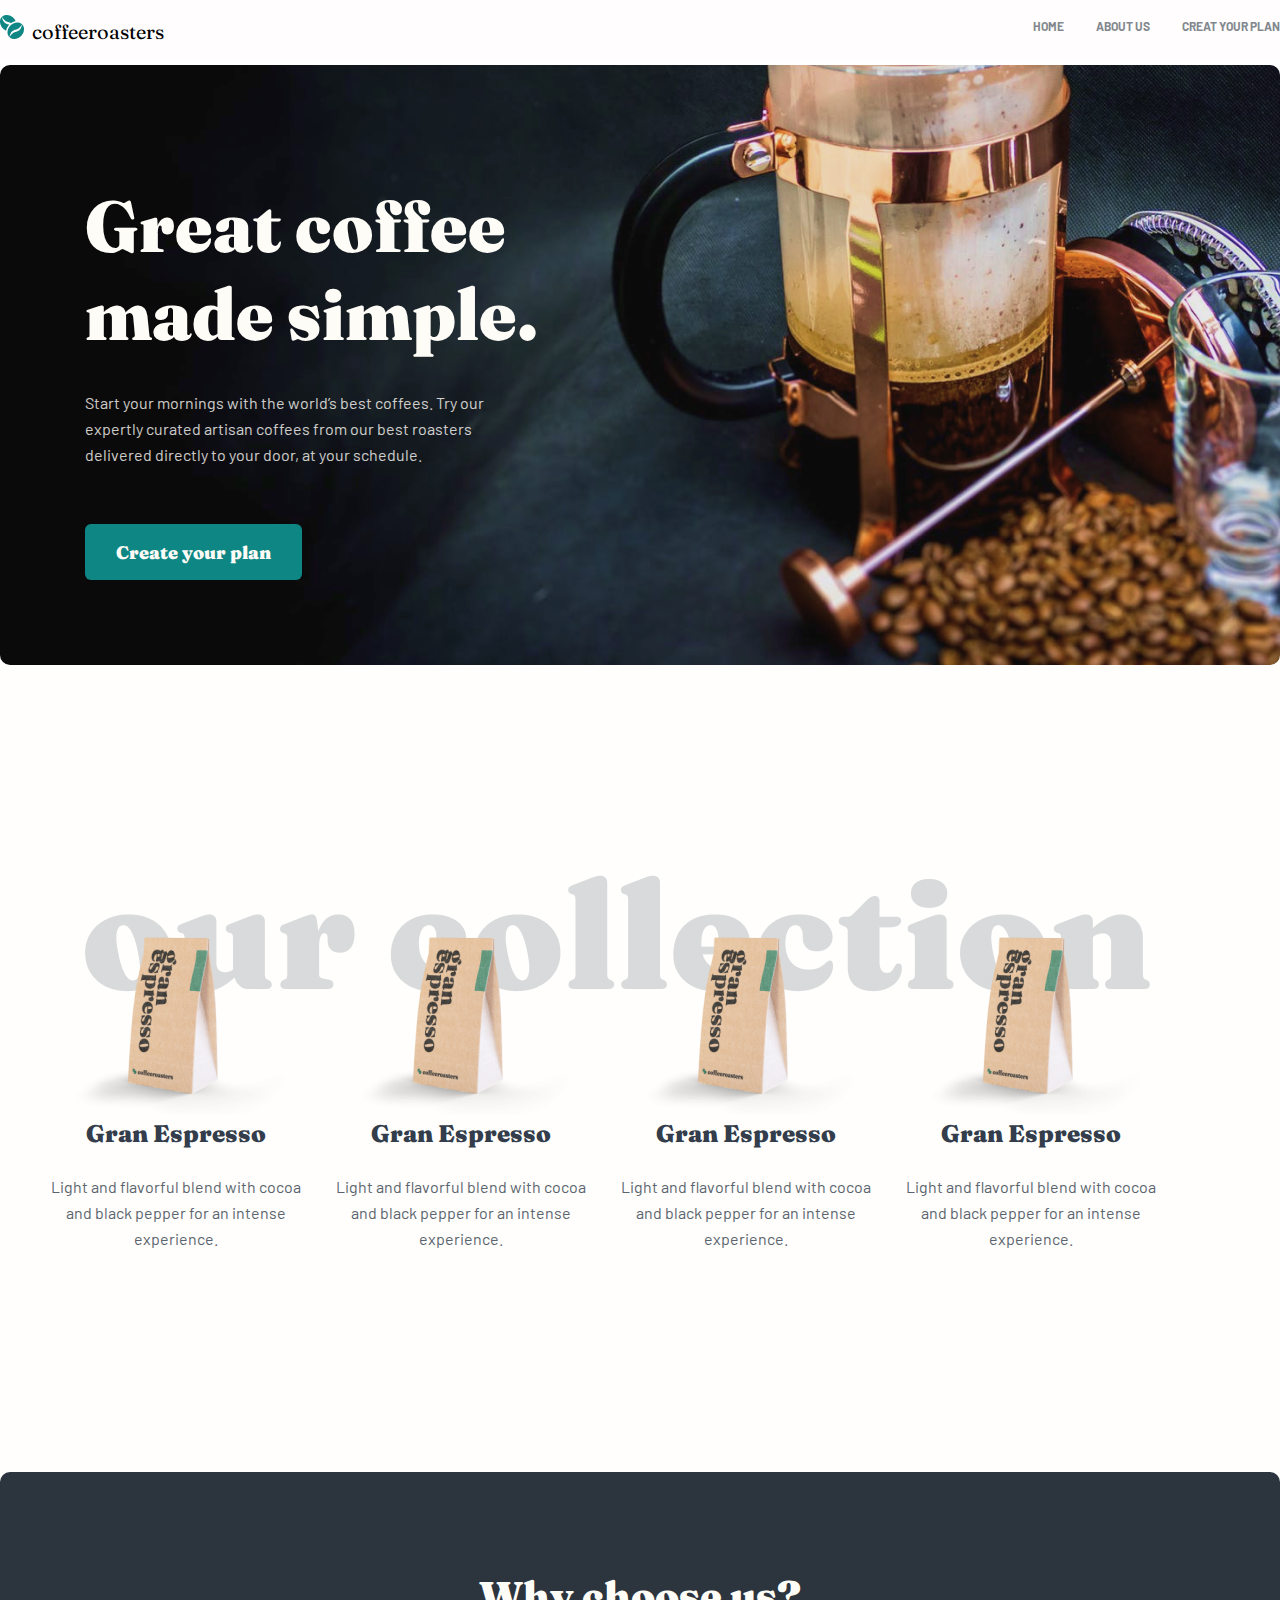
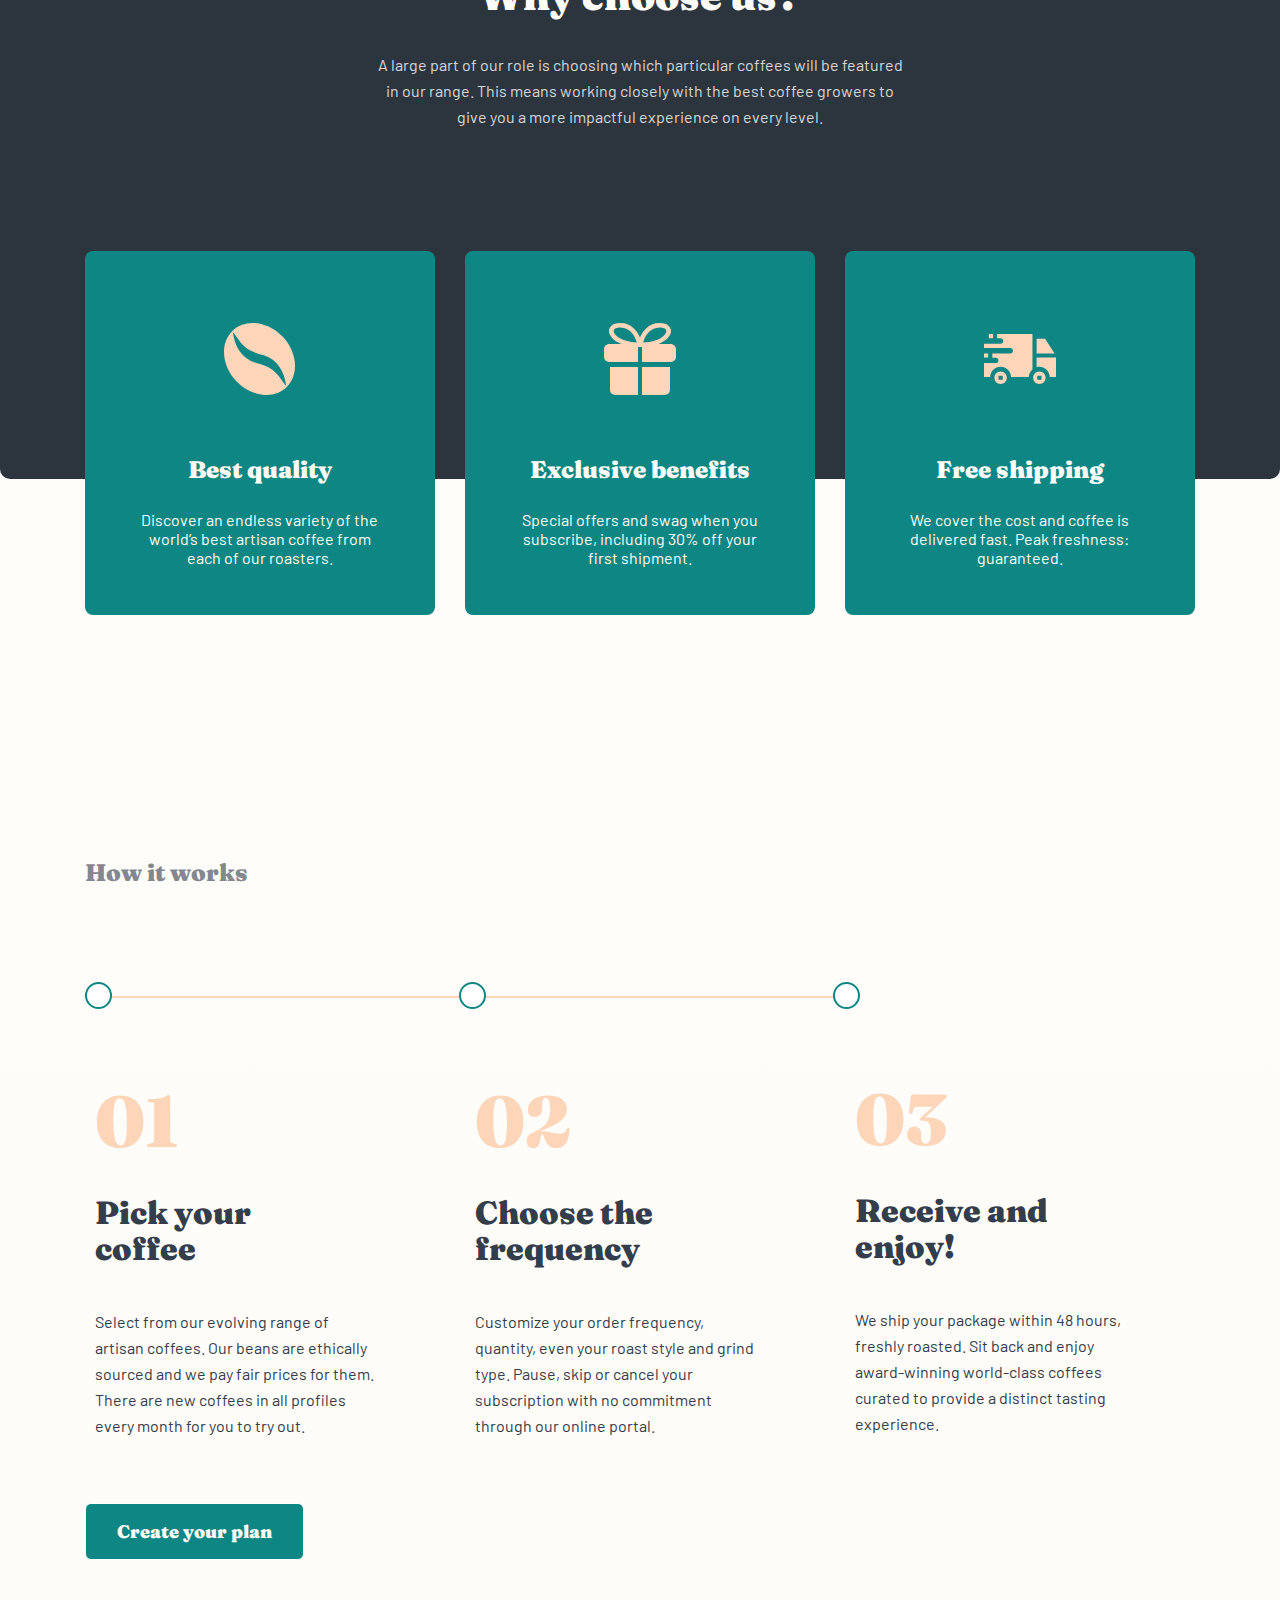
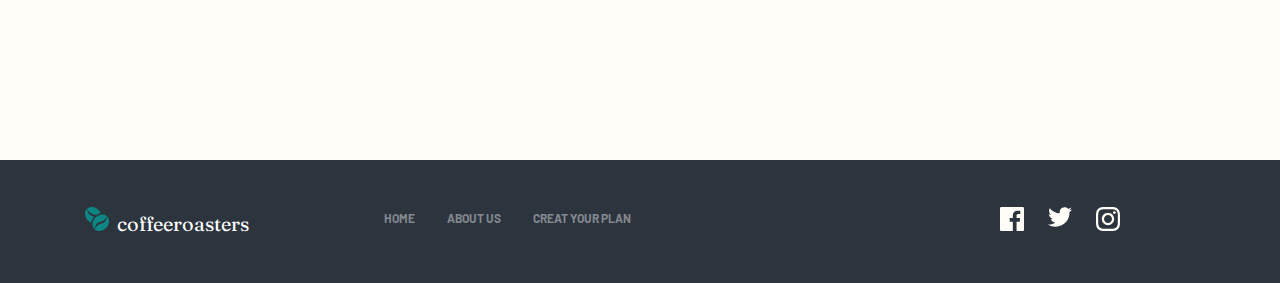
<file: index.html>
<!DOCTYPE html>
<html lang="en">

<head>
    <meta charset="UTF-8">
    <meta http-equiv="X-UA-Compatible" content="IE=edge">
    <meta name="viewport" content="width=device-width, initial-scale=1.0">
    <title>Document</title>
    <link rel="stylesheet" href="./styles/index.css">

</head>

<body>
    <!-- HEADER QISMI  -->
    <header>
        <div class="container header-container">
            <div class="logo__brand">
                <a href="#">
                    <img src="./images/logo.png" alt="logo">
                    <p class="logo__brand--coffe">coffeeroasters</p>
                </a>
            </div>
            <ul class="logo__list">
                <li class="logo__list--item"><a href="#">HOME</a> </li>
                <li class="logo__list--item"><a href="./about.html">ABOUT US</a> </li>
                <li class="logo__list--item"><a href="./creat_your_plan.html">CREAT YOUR PLAN</a> </li>

            </ul>
            <div class="mobile-icon"><img src="./images/three_icon_header.svg" alt="icon-menu"></div>

        </div>
    </header>
    
    <!-- MAIN QISMI -->
    <main>
        <div class="container main-container">
            <h1 class="great">Great coffee
                made simple.</h1>
            <p class="main--great">Start your mornings with the world’s best coffees. Try our expertly curated artisan
                coffees from our best roasters delivered directly to your door, at your schedule.</p>
            <button class="main--button index-button">Create your plan</button>
        </div>
    </main>

    <!-- COLLECTION QISMI -->
    <div class="collection">
        <div class="container collection-container">
            <div class="collection--blog">

            </div>

            <div class="expresso">
                <ul class="exspesso-list">
                    <li class="exspesso-list__item">
                        <div class="exspresso-image"><img src="./images/expresso.png" alt="expresso"></div>
                        <div class="exspesso-list__item-gran">
                            <h3 class="exspesso-list__item-gran--exper">Gran Espresso</h3>
                            <p class="main--great expresso--great">Light and flavorful blend with cocoa and black pepper
                                for an intense experience.</p>
                        </div>
                    </li>
                    <li class="exspesso-list__item">
                        <div class="exspresso-image"><img src="./images/expresso.png" alt="expresso"></div>
                        <div class="exspesso-list__item-gran">
                            <h3 class="exspesso-list__item-gran--exper">Gran Espresso</h3>
                            <p class="main--great expresso--great">Light and flavorful blend with cocoa and black pepper
                                for an intense experience.</p>
                        </div>
                    </li>
                    <li class="exspesso-list__item">
                        <div class="exspresso-image"><img src="./images/expresso.png" alt="expresso"></div>
                        <div class="exspesso-list__item-gran">
                            <h3 class="exspesso-list__item-gran--exper">Gran Espresso</h3>
                            <p class="main--great expresso--great">Light and flavorful blend with cocoa and black pepper
                                for an intense experience.</p>
                        </div>
                    </li>
                    <li class="exspesso-list__item">
                        <div class="exspresso-image"><img src="./images/expresso.png" alt="expresso"></div>
                        <div class="exspesso-list__item-gran">
                            <h3 class="exspesso-list__item-gran--exper">Gran Espresso</h3>
                            <p class="main--great expresso--great">Light and flavorful blend with cocoa and black pepper
                                for an intense experience.</p>
                        </div>
                    </li>
                </ul>
            </div>
        </div>
    </div>

    <!-- CHOOSE QISMI -->
    <div class="choose">
        <div class="container choose-container">
            <div class="large">
                <h1 class="large--choose">Why choose us?</h1>
                <p class="large--level">A large part of our role is choosing which particular coffees will be featured
                    in our range. This means working closely with the best coffee growers to give
                    you a more impactful experience on every level.</p>
            </div>
            <div class="quality">
                <div class="quality__benifits">
                    <img src="./images/coffee-bean.svg" alt="coffee-bean">
                    <div class="media_quality">
                        <h4 class="quality__benifits--best">Best quality</h4>
                        <p class="quality__benifits--discover">Discover an endless variety of the world’s best artisan
                            coffee from each of our roasters.</p>
                    </div>

                </div>
                <div class="quality__benifits">
                    <img src="./images/podaroc.svg" alt="podaroc">
                    <div class="media_quality">
                        <h4 class="quality__benifits--best">Exclusive benefits</h4>
                        <p class="quality__benifits--discover">Special offers and swag when you subscribe, including 30%
                            off your first shipment.</p>
                    </div>

                </div>
                <div class="quality__benifits">
                    <img src="./images/car.svg" alt="car">
                    <div class="media_quality">
                        <h4 class="quality__benifits--best">Free shipping</h4>
                        <p class="quality__benifits--discover">We cover the cost and coffee is delivered fast. Peak
                            freshness: guaranteed.</p>
                    </div>

                </div>

            </div>
        </div>
    </div>

    <!-- WORKS QISMI  -->
    <div class="works">
        <div class="container works-container">
            <h4 class="works--how">How it works</h4>
            <ul class="works__circle">
                <li class="works__circle--item"></li>
                <li class="works__circle--item"></li>
                <li class="works__circle--item"></li>
            </ul>
            <ul class="works__number">
                <li class="works__number--item"><div class="works__number--item-one">01</div> 
                    <ul class="works__pick">
                        <li class="works__pick--item">
                            <h3 class="works__pick--cofee">
                                Pick your
                                coffee
                            </h3>
                            <p class="works__pick--select">Select from our evolving range of artisan coffees. Our beans
                                are
                                ethically sourced and we pay fair prices for them. There are new coffees in all profiles
                                every
                                month for you to try out.</p>
                        </li>
                    </ul>
                </li>
                <li class="works__number--item works__number--item-two"><div class="works__number--item-one">02</div> 
                    <ul class="works__pick">
                        <li class="works__pick--item">
                            <h3 class="works__pick--cofee">
                                Choose the frequency
                            </h3>
                            <p class="works__pick--select">Customize your order frequency, quantity, even your roast style and
                                grind type. Pause, skip or cancel your subscription with no commitment through our online
                                portal.</p>
                        </li>
                    </ul>
                </li>
                <li class="works__number--item"><div class="works__number--item-one">03</div> 
                    <ul class="works__pick">
                        <li class="works__pick--item">
                            <h3 class="works__pick--cofee">
                                Receive and enjoy!
                            </h3>
                            <p class="works__pick--select">We ship your package within 48 hours, freshly roasted. Sit back and
                                enjoy award-winning world-class coffees curated to provide a distinct tasting experience.</p>
                        </li>
                    </ul>
                </li>
            </ul>
        
            <button class="works__button">Create your plan</button>
        </div>
    </div>

    <!-- FOOTER QISMI  -->
    <footer>
        <div class="container footer-container">
            <div class="logo__brand">
                <a href="#">
                    <img src="./images/logo.png" alt="logo">
                    <p class="logo__brand--coffe logo__brand--coffero">coffeeroasters</p>
                </a>
            </div>
            <ul class="logo__list footer-logo__list">
                <li class="logo__list--item"><a href="#">HOME</a> </li>
                <li class="logo__list--item"><a href="./about.html">ABOUT US</a> </li>
                <li class="logo__list--item"><a href="#">CREAT YOUR PLAN</a> </li>
            </ul>
            <ul class="social-list">
                <li><a href="https://www.facebook.com"><img src="./images/facebook.svg" alt="facebook"></a></li>
                <li><a href="https://www.instagram.com"><img src="./images/ins.svg" alt="instagram"></a></li>
                <li><a href="https://twitter.com"><img src="./images/twit.svg" alt="twitter"></a></li>
            </ul>
        </div>
    </footer>

</body>

</html>
</file>
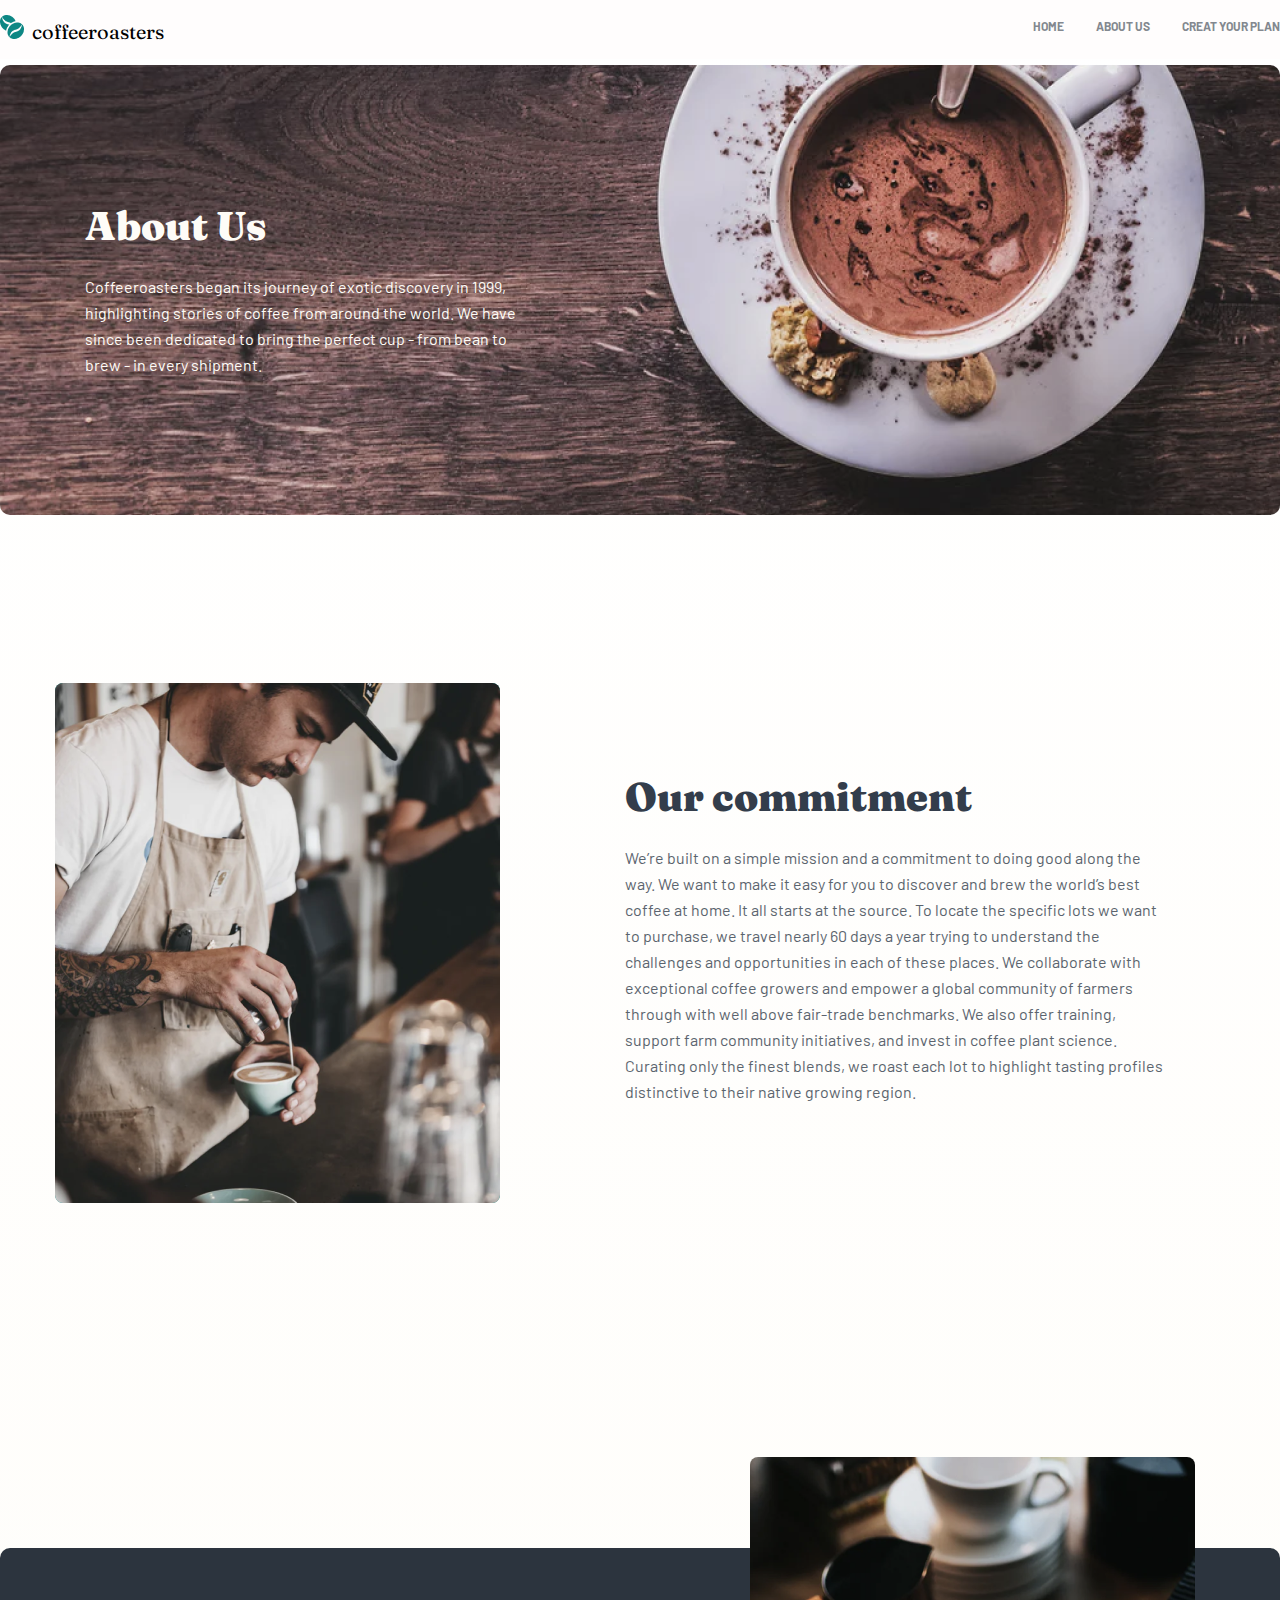
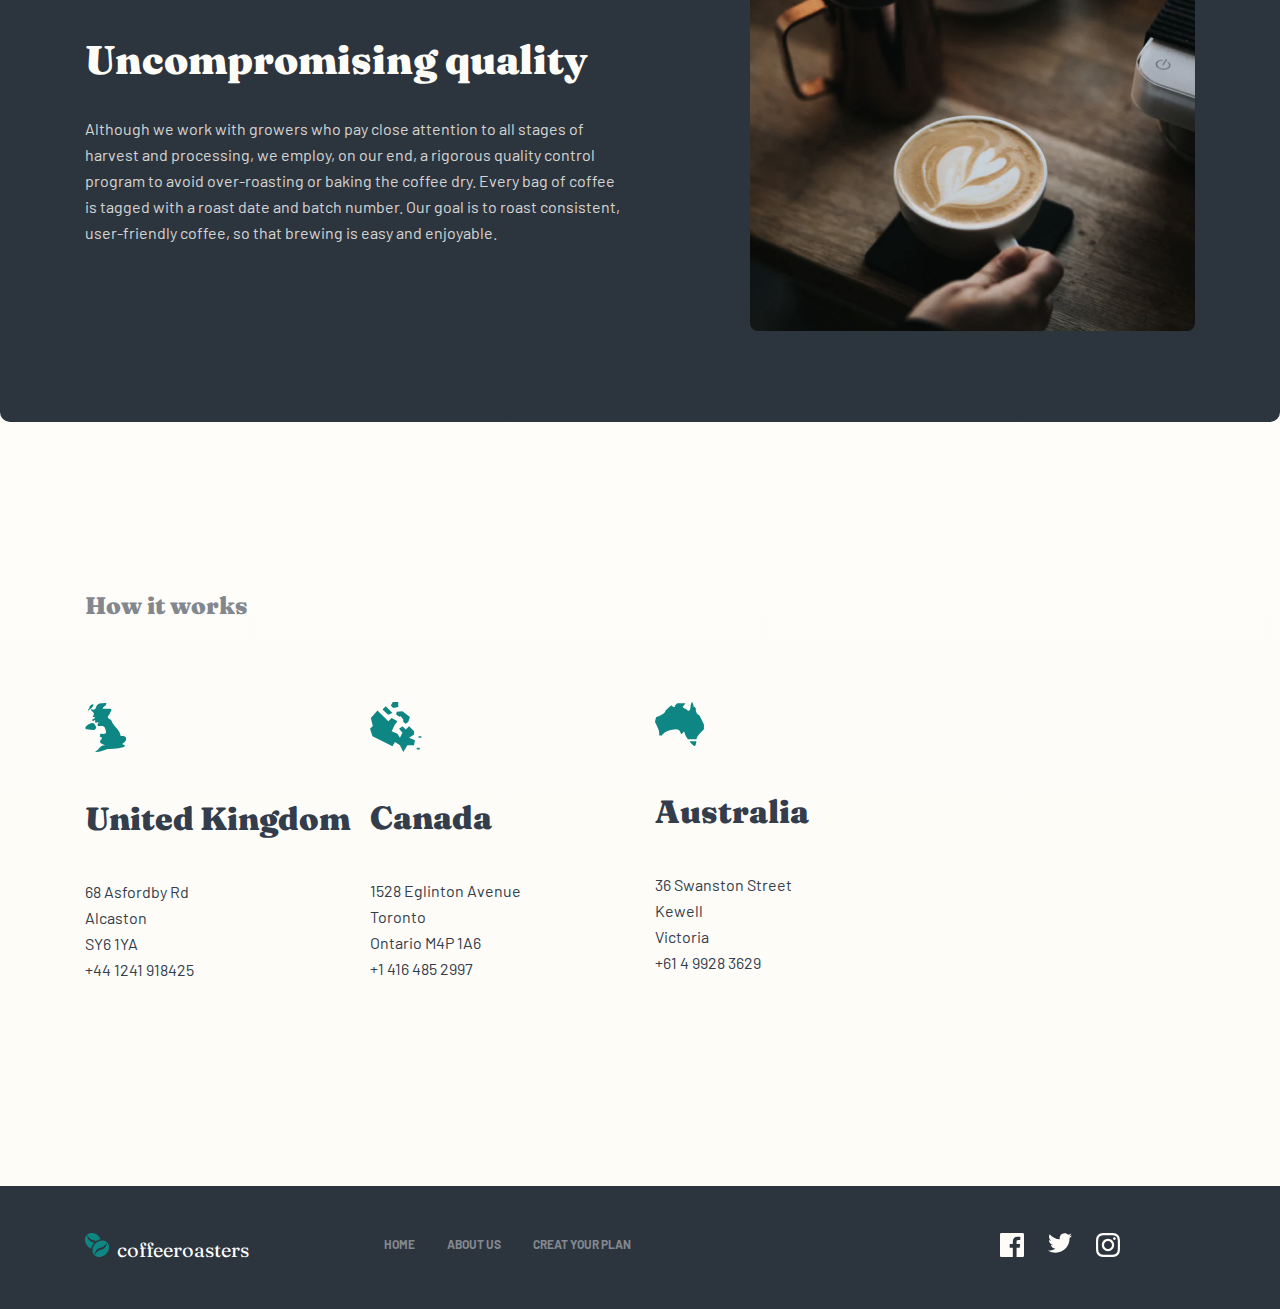
<file: about.html>
<!DOCTYPE html>
<html lang="en">

<head>
    <meta charset="UTF-8">
    <meta http-equiv="X-UA-Compatible" content="IE=edge">
    <meta name="viewport" content="width=device-width, initial-scale=1.0">
    <title>Document</title>
    <link rel="stylesheet" href="styles/index.css">
</head>

<body>
    <!-- HEADER QISMI  -->
    <header>
        <div class="container header-container">
            <div class="logo__brand">
                <a href="#">
                    <img src="./images/logo.png" alt="logo">
                    <p class="logo__brand--coffe">coffeeroasters</p>
                </a>
            </div>
            <ul class="logo__list">
                <li class="logo__list--item"><a href="./index.html">HOME</a> </li>
                <li class="logo__list--item"><a href="#">ABOUT US</a> </li>
                <li class="logo__list--item"><a href="./creat_your_plan.html">CREAT YOUR PLAN</a> </li>
            </ul>

        </div>
    </header>

    <!-- MAIN QISMI  -->
    <div class=" container about_us">

        <h1 class="large--choose about_us--choose">About Us</h1>
        <p class="about_us--began">Coffeeroasters began its journey of exotic discovery in 1999, highlighting stories of
            coffee from around the
            world. We have since been dedicated to bring the perfect cup - from bean to brew - in every shipment.</p>
    </div>
    <!-- COMMITMET QISMI  -->
    <div class="commit">
        <div class="container commit-container">
            <div class="commit__image"><img src="./images/coffe-heart.png" alt="coffe-heart"></div>
            <div class="commit__word">
                <h1 class="large--choose about_us--choose commitment">Our commitment</h1>
                <p class="about_us--began commit__word--built">We’re built on a simple mission and a commitment to doing
                    good along the way. We want to make it easy for you to discover and brew the world’s best coffee at
                    home. It all starts at the source. To locate the specific lots we want to purchase, we travel nearly
                    60 days a year trying to understand the challenges and opportunities in each of these places. We
                    collaborate with exceptional coffee growers and empower a global community of farmers through with
                    well above fair-trade benchmarks. We also offer training, support farm community initiatives, and
                    invest in coffee plant science. Curating only the finest blends, we roast each lot to highlight
                    tasting profiles distinctive to their native growing region.</p>
            </div>
        </div>
    </div>

    <!-- UNCOMPROMISING QISMI  -->
    <div class="Uncompromising">
        <div class="container container-uncompromising">
            <div class="uncompromising__word">
                <h1 class="large--choose about_us--choose">Uncompromising quality</h1>
                <p class="about_us--began uncompromising--journey">Although we work with growers who pay close attention
                    to all stages of harvest and processing, we employ, on our end, a rigorous quality control program
                    to avoid over-roasting or baking the coffee dry. Every bag of coffee is tagged with a roast date and
                    batch number. Our goal is to roast consistent, user-friendly coffee, so that brewing is easy and
                    enjoyable.</p>
            </div>
            <div class="uncompromising__image"><img src="./images/coffe.png" alt="coffee-bean"></div>

        </div>
    </div>
    <!-- HEADQUARTERS QISMI  -->
    <div class="headquarters">
        <div class="container headquarters-container">
            <h4 class="works--how">How it works</h4>
            <!-- <ul>
                <li> <img src="./images/xarita_3.svg" alt="xarita">
    
                </li>
                <li> </li>
                <li></li>
            </ul> -->
            <ul class="works__pick headquarters-list">
                <li class="works__pick--item headquarters__item">
                    <img src="./images/xarita_3.svg" alt="xarita">
                    <h3 class="works__pick--cofee headquarters__item--kingdom">
                        United Kingdom
                    </h3>
                    <p class="works__pick--select headquarters__item--united">68 Asfordby Rd <br>
                        Alcaston <br>
                        SY6 1YA <br>
                        +44 1241 918425</p>
                </li>
                <li class="works__pick--item headquarters__item">
                    <img src="./images/xarita_1.svg" alt="xarita">
                    <h3 class="works__pick--cofee headquarters__item--kingdom">
                        Canada
                    </h3>
                    <p class="works__pick--select headquarters__item--united">
                        1528 Eglinton Avenue <br>
                        Toronto<br>
                        Ontario M4P 1A6<br>
                        +1 416 485 2997</p>
                </li>
                <li class="works__pick--item headquarters__item">
                    <img src="./images/xarita_2.svg" alt="xarita">
                    <h3 class="works__pick--cofee headquarters__item--kingdom">
                        Australia
                    </h3>
                    <p class="works__pick--select headquarters__item--united">
                        36 Swanston Street <br>
                        Kewell<br>
                        Victoria<br>
                        +61 4 9928 3629
                    </p>
                </li>
            </ul>
        </div>

    </div>


    <!-- FOOTER QISMI  -->
    <footer>
        <div class="container footer-container">
            <div class="logo__brand">
                <a href="#">
                    <img src="./images/logo.png" alt="logo">
                    <p class="logo__brand--coffe logo__brand--coffero">coffeeroasters</p>
                </a>
            </div>
            <ul class="logo__list footer-logo__list">
                <li class="logo__list--item"><a href="#">HOME</a> </li>
                <li class="logo__list--item"><a href="./about.html">ABOUT US</a> </li>
                <li class="logo__list--item"><a href="#">CREAT YOUR PLAN</a> </li>
            </ul>
            <ul class="social-list">
                <li><a href="https://www.facebook.com"><img src="./images/facebook.svg" alt="facebook"></a></li>
                <li><a href="https://www.instagram.com"><img src="./images/ins.svg" alt="instagram"></a></li>
                <li><a href="https://twitter.com"><img src="./images/twit.svg" alt="twitter"></a></li>
            </ul>
        </div>
    </footer>
    
</body>

</html>
</file>
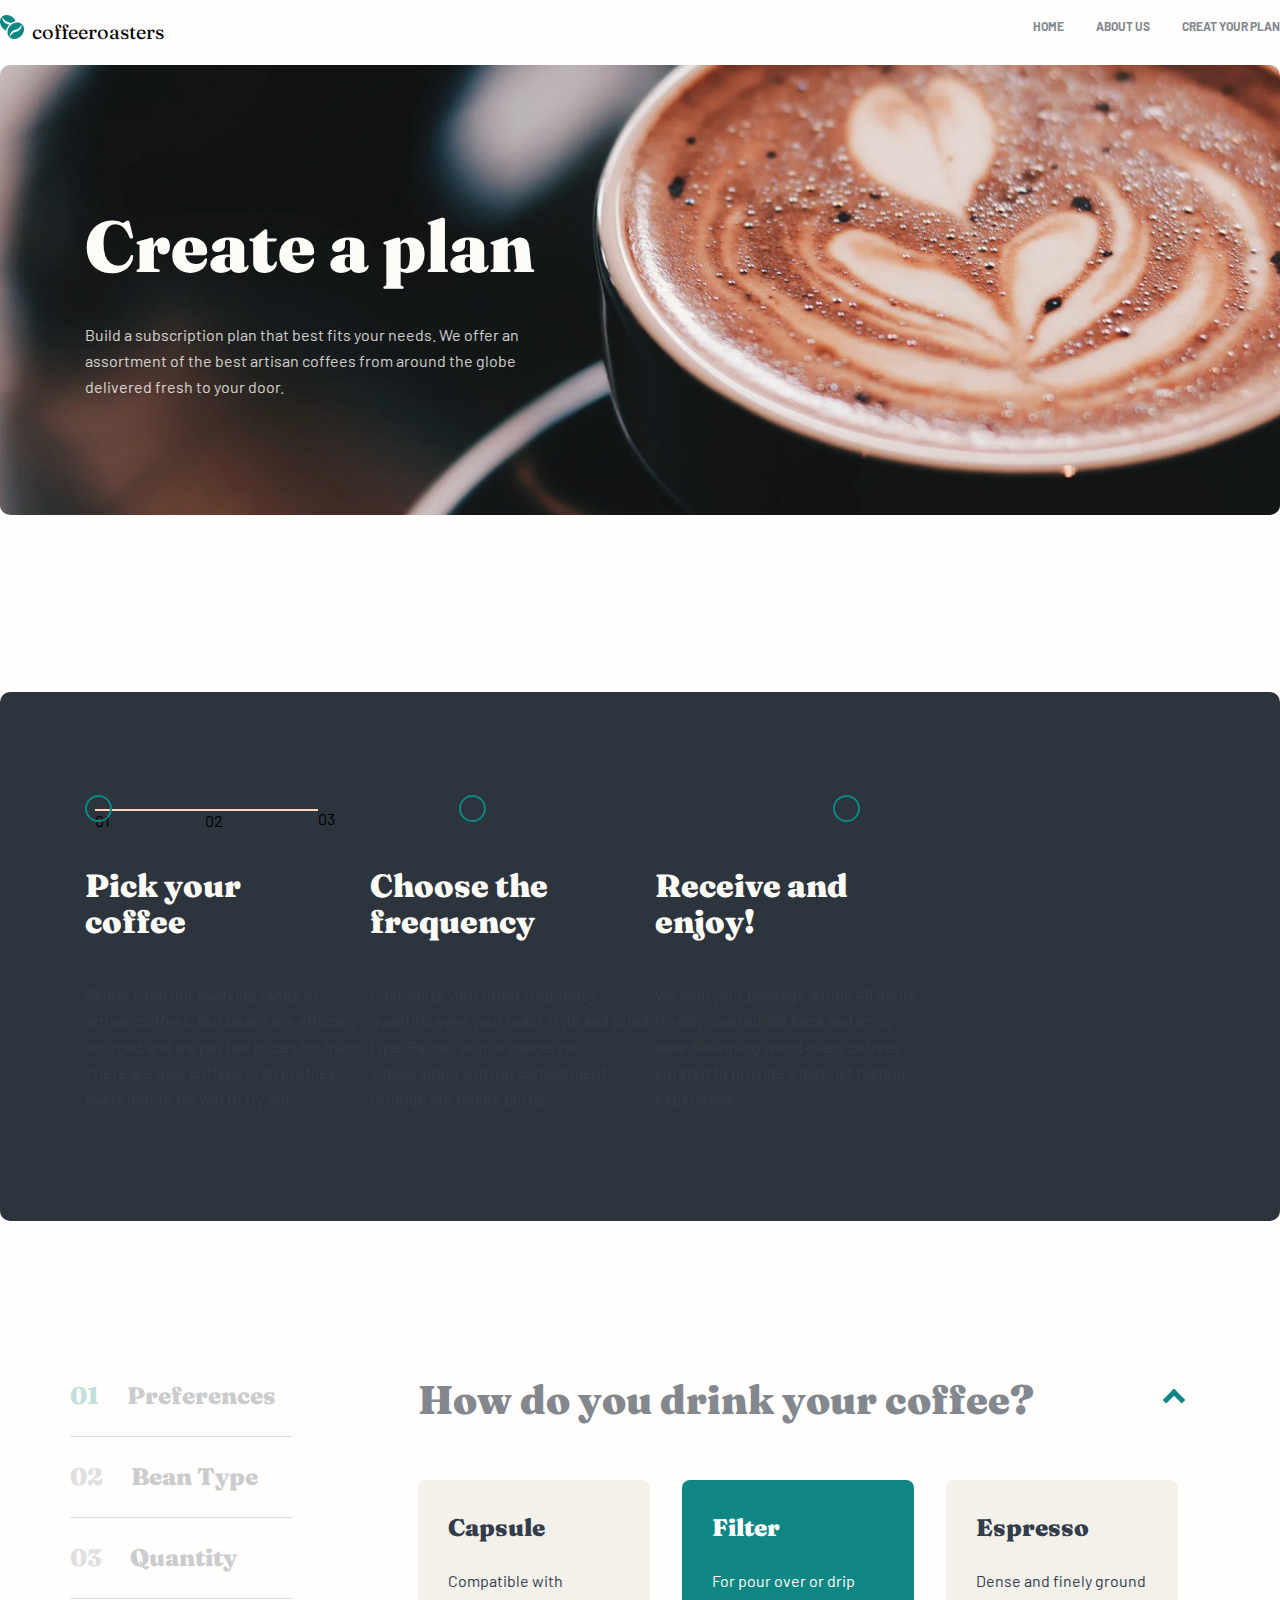
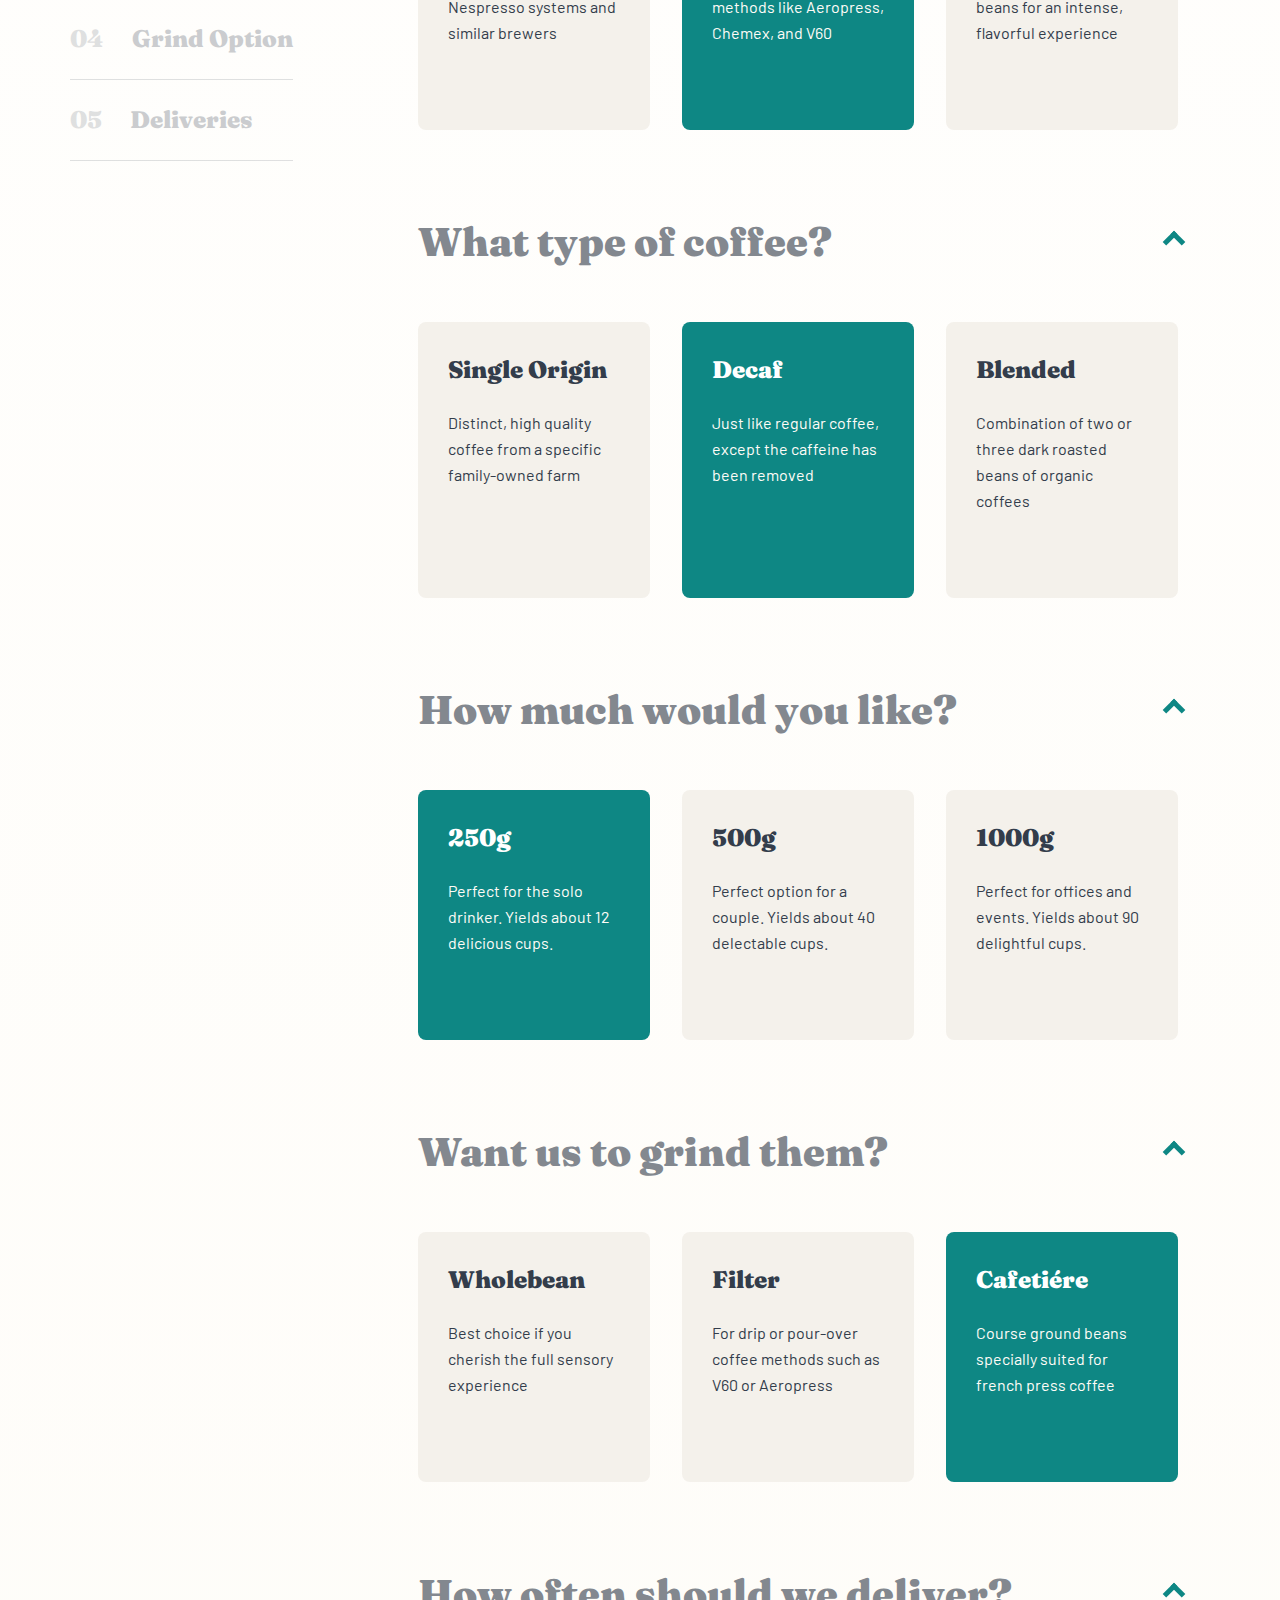
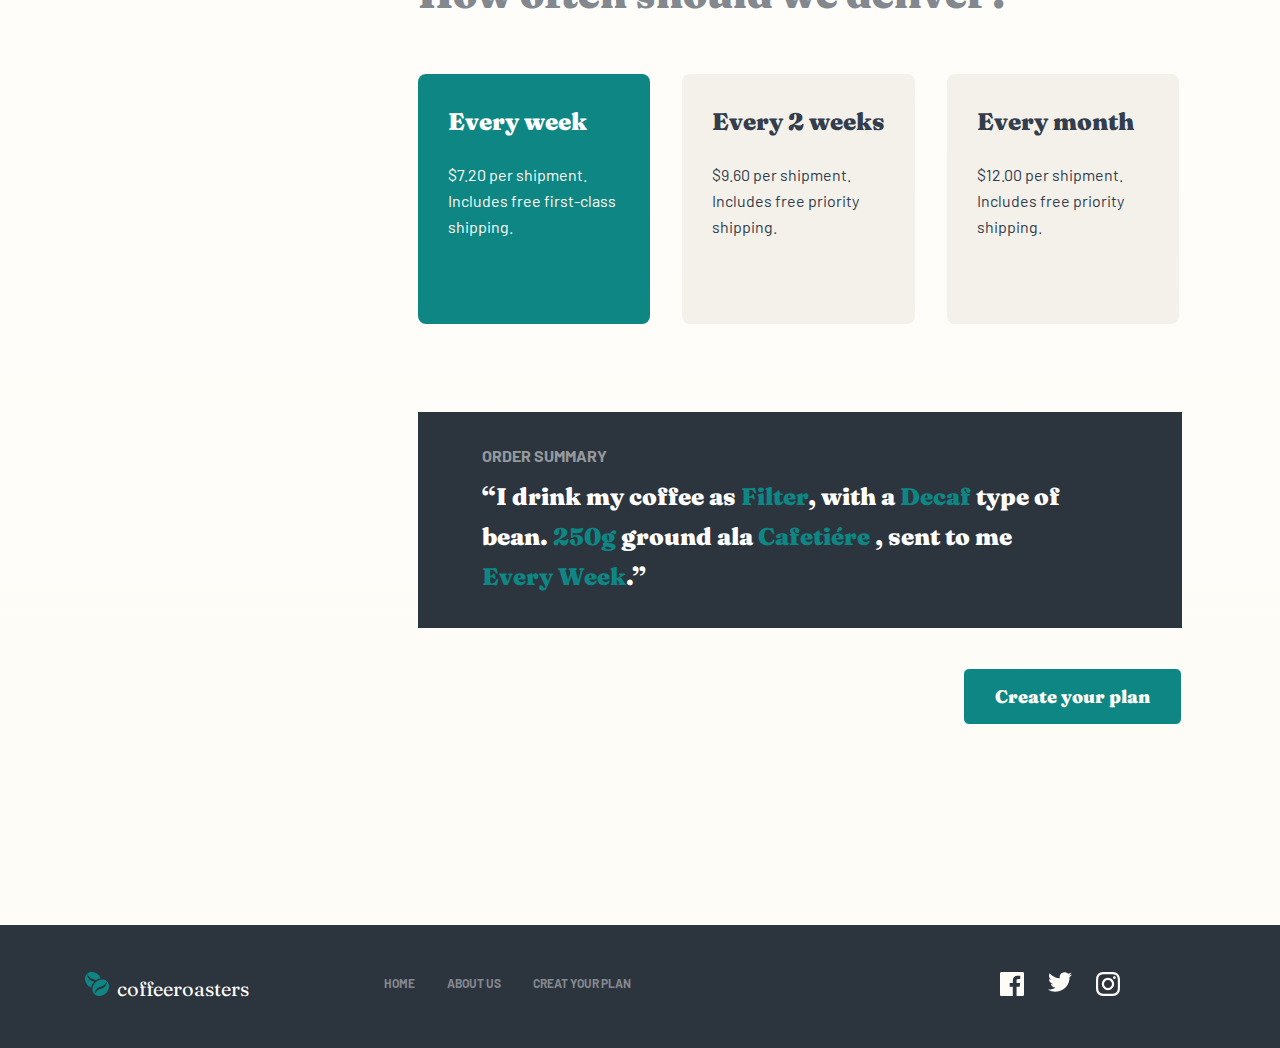
<file: creat_your_plan.html>
<!DOCTYPE html>
<html lang="en">

<head>
    <meta charset="UTF-8">
    <meta http-equiv="X-UA-Compatible" content="IE=edge">
    <meta name="viewport" content="width=device-width, initial-scale=1.0">
    <title>Document</title>
    <link rel="stylesheet" href="/styles/index.css">
</head>

<body>

    <!-- HEADER QISMI  -->
    <header>
        <div class="container header-container">
            <div class="logo__brand">
                <a href="#">
                    <img src="./images/logo.png" alt="logo">
                    <p class="logo__brand--coffe">coffeeroasters</p>
                </a>
            </div>
            <ul class="logo__list">
                <li class="logo__list--item"><a href="./index.html">HOME</a> </li>
                <li class="logo__list--item"><a href="./about.html">ABOUT US</a> </li>
                <li class="logo__list--item"><a href="#">CREAT YOUR PLAN</a> </li>
            </ul>

        </div>
    </header>
    <!-- CREAT PLAN QISMI  -->
    <div class=" container about_us creat_plan">

        <h1 class="great">Create a plan</h1>
        <p class="main--great">Build a subscription plan that best fits your needs. We offer an assortment of the best
            artisan coffees from around the globe delivered fresh to your door.</p>
    </div>
    <!-- CREAT WORKS QISMI  -->
    <div class="creat-works">
        <div class="container works-container creat-works-container">

            <ul class="works__circle creat-works__circle">
                <li class="works__circle--item creat-works__circle--item"></li>
                <li class="works__circle--item creat-works__circle--item"></li>
                <li class="works__circle--item creat-works__circle--item"></li>
            </ul>
            <ul class="works__number">
                <li class="works__number--item">01</li>
                <li class="works__number--item">02</li>
                <li class="works__number--item">03</li>
            </ul>
            <ul class="works__pick">
                <li class="works__pick--item">
                    <h3 class="works__pick--cofee creat-works__pick--cofee">
                        Pick your
                        coffee
                    </h3>
                    <p class="works__pick--select creat-works__pick--select">Select from our evolving range of artisan
                        coffees. Our beans are
                        ethically sourced and we pay fair prices for them. There are new coffees in all profiles every
                        month for you to try out.</p>
                </li>
                <li class="works__pick--item">
                    <h3 class="works__pick--cofee creat-works__pick--cofee">
                        Choose the frequency
                    </h3>
                    <p class="works__pick--select creat-works__pick--select">Customize your order frequency, quantity,
                        even your roast style and
                        grind type. Pause, skip or cancel your subscription with no commitment through our online
                        portal.</p>
                </li>
                <li class="works__pick--item">
                    <h3 class="works__pick--cofee creat-works__pick--cofee">
                        Receive and enjoy!
                    </h3>
                    <p class="works__pick--select creat-works__pick--select">We ship your package within 48 hours,
                        freshly roasted. Sit back and
                        enjoy award-winning world-class coffees curated to provide a distinct tasting experience.</p>
                </li>
            </ul>
        </div>
    </div>

    <!-- EVERY QISMI  -->
    <div class="every">
        <div class="container every-container">
            <div class="intro">
                <div class="intro__item">
                    <span class="intro-item--span intro-item--span2">01</span><span
                        class="intro-item--prefer">Preferences</span>
                </div>
                <div class="intro__item">
                    <span class="intro-item--span">02</span><span class="intro-item--prefer">Bean Type</span>
                </div>
                <div class="intro__item">
                    <span class="intro-item--span">03</span><span class="intro-item--prefer">Quantity</span>
                </div>
                <div class="intro__item">
                    <span class="intro-item--span">04</span><span class="intro-item--prefer">Grind Option</span>
                </div>
                <div class="intro__item">
                    <span class="intro-item--span intro-item--span5">05</span><span
                        class="intro-item--prefer">Deliveries</span>
                </div>
            </div>
            <div class="drink">
                <div class="introduct" id="first">
                    <div class="introduct__path">
                        <h2 class="large--choose every--large">How do you drink your coffee?</h2>
                        <div class="path">
                            
                            <div class="path--box">
                                
                            </div>
                        </div>
                       
                    </div>
                    <div class="capsule">
                        <div class="capsule__system">
                            <h3 class="capsule__system--capsul">Capsule</h3>
                            <p class="capsule__system--compatible">Compatible with Nespresso systems and similar brewers</p>
                        </div>
                        <div class="capsule__system capsule__sytems">
                            <h3 class="capsule__system--capsul capsule__systems--capsul">Filter</h3>
                            <p class="capsule__system--compatible capsule__systems--compatible">For pour over or drip methods like Aeropress, Chemex, and V60</p>
                        </div> 
                        <div class="capsule__system">
                            <h3 class="capsule__system--capsul">Espresso</h3>
                            <p class="capsule__system--compatible">Dense and finely ground beans for an intense, flavorful experience</p>
                        </div>
                    </div>

                </div>
                <div class="introduct">
                    <div class="introduct__path">
                        <h2 class="large--choose every--large">What type of coffee?</h2>
                        <div class="path">
                            <div class="path--box">
                                
                            </div>
                        </div>
                       
                    </div>
                    <div class="capsule">
                        <div class="capsule__system">
                            <h3 class="capsule__system--capsul">Single Origin</h3>
                            <p class="capsule__system--compatible">Distinct, high quality coffee from a specific family-owned farm</p>
                        </div>
                        <div class="capsule__system capsule__sytems">
                            <h3 class="capsule__system--capsul capsule__systems--capsul">Decaf</h3>
                            <p class="capsule__system--compatible capsule__systems--compatible">Just like regular coffee, except the caffeine has been removed</p>
                        </div> 
                        <div class="capsule__system">
                            <h3 class="capsule__system--capsul">Blended</h3>
                            <p class="capsule__system--compatible">Combination of two or three dark roasted beans of organic coffees</p>
                        </div>
                    </div>

                </div>
                <div class="introduct">
                    <div class="introduct__path">
                        <h2 class="large--choose every--large">How much would you like?</h2>
                        <div class="path">
                            <a href="#first">
                                <div class="path--box">
                                
                                </div>
                            </a>
                            
                        </div>
                       
                    </div>
                    <div class="capsule">
                        <div class="capsule__system capsule__sytems">
                            <h3 class="capsule__system--capsul capsule__systems--capsul">250g</h3>
                            <p class="capsule__system--compatible capsule__systems--compatible">Perfect for the solo drinker. Yields about 12 delicious cups.</p>
                        </div> 
                        <div class="capsule__system">
                            <h3 class="capsule__system--capsul">500g</h3>
                            <p class="capsule__system--compatible">Perfect option for a couple. Yields about 40 delectable cups.</p>
                        </div>
                        <div class="capsule__system">
                            <h3 class="capsule__system--capsul">1000g</h3>
                            <p class="capsule__system--compatible">Perfect for offices and events. Yields about 90 delightful cups.</p>
                        </div>
                    </div>

                </div>
                <div class="introduct">
                    <div class="introduct__path">
                        <h2 class="large--choose every--large">Want us to grind them?</h2>
                        <div class="path">
                            <div class="path--box">
                                
                            </div>
                        </div>
                       
                    </div>
                    <div class="capsule">
                        <div class="capsule__system">
                            <h3 class="capsule__system--capsul">Wholebean</h3>
                            <p class="capsule__system--compatible">Best choice if you cherish the full sensory experience</p>
                        </div>
                        <div class="capsule__system">
                            <h3 class="capsule__system--capsul">Filter</h3>
                            <p class="capsule__system--compatible">For drip or pour-over coffee methods such as V60 or Aeropress</p>
                        </div>
                        <div class="capsule__system capsule__sytems">
                            <h3 class="capsule__system--capsul capsule__systems--capsul">Cafetiére</h3>
                            <p class="capsule__system--compatible capsule__systems--compatible">Course ground beans specially suited for french press coffee</p>
                        </div> 
                        
                    </div>

                </div>
                <div class="introduct">
                    <div class="introduct__path">
                        <h2 class="large--choose every--large">How often should we deliver?</h2>
                        <div class="path">
                            <div class="path--box">
                                
                            </div>
                        </div>
                       
                    </div>
                    <div class="capsule">
                        <div class="capsule__system capsule__sytems">
                            <h3 class="capsule__system--capsul capsule__systems--capsul">Every week</h3>
                            <p class="capsule__system--compatible capsule__systems--compatible">$7.20 per shipment. Includes free first-class shipping.</p>
                        </div> 
                        <div class="capsule__system">
                            <h3 class="capsule__system--capsul">Every 2 weeks</h3>
                            <p class="capsule__system--compatible">$9.60 per shipment. Includes free priority shipping.</p>
                        </div>
                        <div class="capsule__system">
                            <h3 class="capsule__system--capsul">Every month</h3>
                            <p class="capsule__system--compatible">$12.00 per shipment. Includes free priority shipping.</p>
                        </div>
                    </div>

                </div>
                <div class="desaf">
                    <h3 class="desaf--order">Order Summary</h3>
                    <p class="desaf--ground">“I drink my coffee as <span>Filter</span>, with a <span>Decaf</span>  type of bean. <span>250g</span>  ground ala  <span>Cafetiére</span> , sent to me <span>Every Week</span>.”</p>
                </div>
                <button class="works__button introduct__button">Create your plan</button>
            </div>
        </div>
    </div>

    <!-- FOOTER QISMI  -->
    <footer>
        <div class="container footer-container">
            <div class="logo__brand">
                <a href="#">
                    <img src="./images/logo.png" alt="logo">
                    <p class="logo__brand--coffe logo__brand--coffero">coffeeroasters</p>
                </a>
            </div>
            <ul class="logo__list footer-logo__list">
                <li class="logo__list--item"><a href="#">HOME</a> </li>
                <li class="logo__list--item"><a href="./about.html">ABOUT US</a> </li>
                <li class="logo__list--item"><a href="#">CREAT YOUR PLAN</a> </li>
            </ul>
            <ul class="social-list">
                <li><a href="https://www.facebook.com"><img src="./images/facebook.svg" alt="facebook"></a></li>
                <li><a href="https://www.instagram.com"><img src="./images/ins.svg" alt="instagram"></a></li>
                <li><a href="https://twitter.com"><img src="./images/twit.svg" alt="twitter"></a></li>
            </ul>
        </div>
    </footer>
</body>
</html>
</file>
<file: styles/index.css>
@import "./asosiy.css";
@import "./media.css";
</file>
